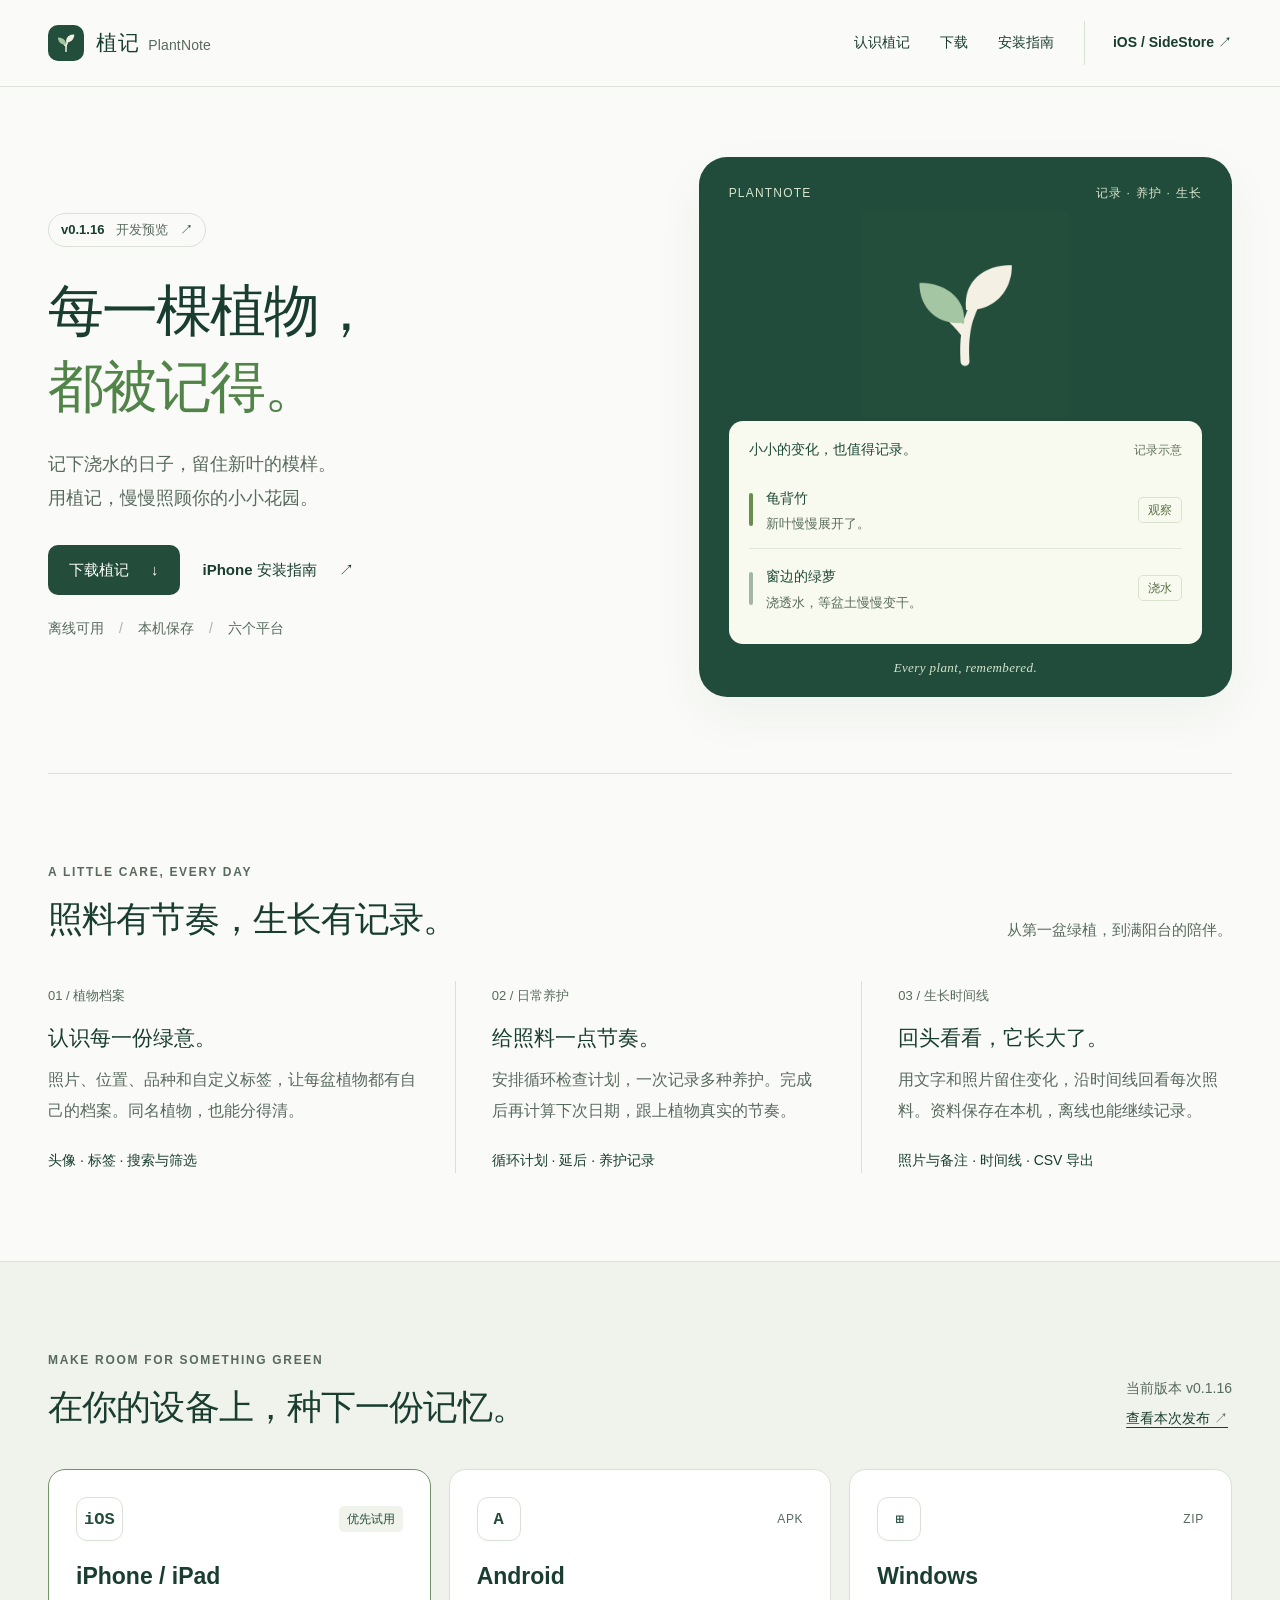
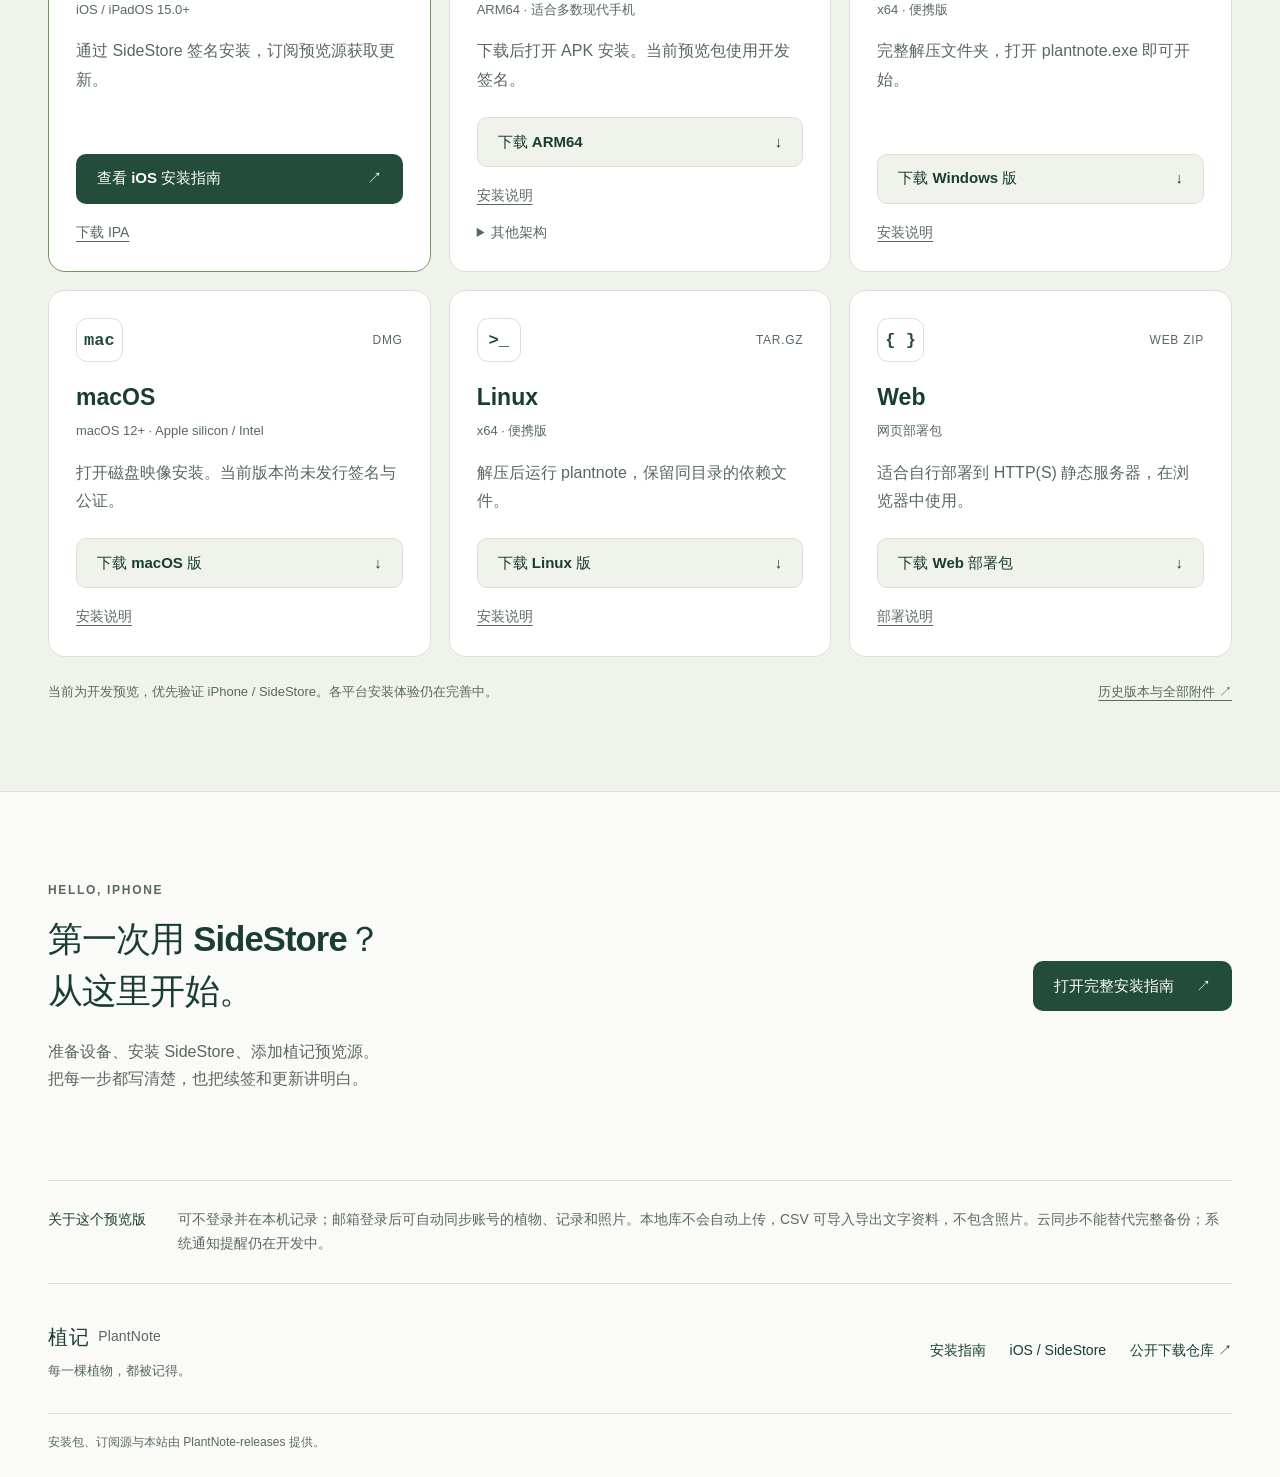
<file: index.html>
<!doctype html>
<html lang="zh-CN">
<head>
  <meta charset="utf-8">
  <meta name="viewport" content="width=device-width, initial-scale=1, viewport-fit=cover">
  <meta name="color-scheme" content="light dark">
  <meta name="description" content="植记 PlantNote，离线优先的植物养护助手。记录植物、安排养护、留住生长的变化。下载各平台安装包，查看 iOS 与 SideStore 安装指南。">
  <title>植记 PlantNote · 每一棵植物，都被记得</title>
  <link rel="icon" href="icon.png">
  <link rel="apple-touch-icon" href="icon.png">
  <link rel="stylesheet" href="site.css">
</head>
<body>
  <a class="skip-link" href="#main">跳到正文</a>
  <header class="site-header">
    <div class="nav-wrap container">
      <a class="brand" href="./" aria-label="植记 PlantNote 首页"><img src="icon.png" width="36" height="36" alt=""><span>植记<span class="brand-en">PlantNote</span></span></a>
      <nav aria-label="主导航"><a href="#features">认识植记</a><a href="#download">下载</a><a href="install.html">安装指南</a><a class="nav-ios" href="ios.html">iOS / SideStore <span aria-hidden="true">↗</span></a></nav>
    </div>
  </header>
  <main id="main">
    <section class="hero container" aria-labelledby="hero-title">
      <div class="hero-copy">
        <a class="version-pill" href="https://github.com/ttezy/PlantNote-releases/releases/tag/v0.1.16">v0.1.16 <span>开发预览</span><span aria-hidden="true">↗</span></a>
        <h1 id="hero-title">每一棵植物，<br><em>都被记得。</em></h1>
        <p class="hero-description">记下浇水的日子，留住新叶的模样。<br>用植记，慢慢照顾你的小小花园。</p>
        <div class="button-row"><a class="button primary" href="#download">下载植记 <span aria-hidden="true">↓</span></a><a class="button quiet" href="ios.html">iPhone 安装指南 <span aria-hidden="true">↗</span></a></div>
        <p class="hero-facts">离线可用<span aria-hidden="true">/</span>本机保存<span aria-hidden="true">/</span>六个平台</p>
      </div>
      <div class="hero-visual">
        <div class="visual-heading"><span>PLANTNOTE</span><span>记录 · 养护 · 生长</span></div>
        <img class="hero-icon" src="icon.png" width="260" height="260" alt="植记的双叶幼苗标志">
        <div class="journal-sample">
          <div class="sample-title"><span>小小的变化，也值得记录。</span><span class="sample-label">记录示意</span></div>
          <div class="sample-entry"><span class="sample-line" aria-hidden="true"></span><div><strong>龟背竹</strong><p>新叶慢慢展开了。</p></div><span class="sample-tag">观察</span></div>
          <div class="sample-entry"><span class="sample-line secondary" aria-hidden="true"></span><div><strong>窗边的绿萝</strong><p>浇透水，等盆土慢慢变干。</p></div><span class="sample-tag">浇水</span></div>
        </div>
        <p class="visual-caption">Every plant, remembered.</p>
      </div>
    </section>

    <section class="features container section" id="features" aria-labelledby="features-title">
      <div class="section-heading"><div><p class="eyebrow">A LITTLE CARE, EVERY DAY</p><h2 id="features-title">照料有节奏，生长有记录。</h2></div><p>从第一盆绿植，到满阳台的陪伴。</p></div>
      <div class="feature-grid">
        <article class="feature"><span class="feature-number">01 / 植物档案</span><h3>认识每一份绿意。</h3><p>照片、位置、品种和自定义标签，让每盆植物都有自己的档案。同名植物，也能分得清。</p><div class="feature-note">头像 · 标签 · 搜索与筛选</div></article>
        <article class="feature"><span class="feature-number">02 / 日常养护</span><h3>给照料一点节奏。</h3><p>安排循环检查计划，一次记录多种养护。完成后再计算下次日期，跟上植物真实的节奏。</p><div class="feature-note">循环计划 · 延后 · 养护记录</div></article>
        <article class="feature"><span class="feature-number">03 / 生长时间线</span><h3>回头看看，它长大了。</h3><p>用文字和照片留住变化，沿时间线回看每次照料。资料保存在本机，离线也能继续记录。</p><div class="feature-note">照片与备注 · 时间线 · CSV 导出</div></article>
      </div>
    </section>

    <section class="download-section" id="download" aria-labelledby="download-title">
      <div class="container section">
        <div class="section-heading"><div><p class="eyebrow">MAKE ROOM FOR SOMETHING GREEN</p><h2 id="download-title">在你的设备上，种下一份记忆。</h2></div><div class="release-meta"><span>当前版本 v0.1.16</span><a href="https://github.com/ttezy/PlantNote-releases/releases/tag/v0.1.16">查看本次发布 <span aria-hidden="true">↗</span></a></div></div>
        <div class="download-grid">
          <article class="download-card featured-download"><div class="platform-heading"><span class="platform-icon" aria-hidden="true">iOS</span><span class="small-badge">优先试用</span></div><h3>iPhone / iPad</h3><p class="platform-meta">iOS / iPadOS 15.0+</p><p>通过 SideStore 签名安装，订阅预览源获取更新。</p><a class="button primary" href="ios.html">查看 iOS 安装指南 <span aria-hidden="true">↗</span></a><div class="card-links"><a href="https://github.com/ttezy/PlantNote-releases/releases/download/v0.1.16/PlantNote-0.1.16-iOS.ipa">下载 IPA</a></div></article>
          <article class="download-card"><div class="platform-heading"><span class="platform-icon" aria-hidden="true">A</span><span class="platform-format">APK</span></div><h3>Android</h3><p class="platform-meta">ARM64 · 适合多数现代手机</p><p>下载后打开 APK 安装。当前预览包使用开发签名。</p><a class="button secondary" href="https://github.com/ttezy/PlantNote-releases/releases/download/v0.1.16/PlantNote-0.1.16-Android-ARM64.apk">下载 ARM64 <span aria-hidden="true">↓</span></a><div class="card-links"><a href="install.html#android">安装说明</a></div><details class="other-architectures"><summary>其他架构</summary><div><a href="https://github.com/ttezy/PlantNote-releases/releases/download/v0.1.16/PlantNote-0.1.16-Android-ARM32.apk">ARM 32 位 · armeabi-v7a</a><a href="https://github.com/ttezy/PlantNote-releases/releases/download/v0.1.16/PlantNote-0.1.16-Android-x64.apk">x86_64 · 模拟器等设备</a></div></details></article>
          <article class="download-card"><div class="platform-heading"><span class="platform-icon" aria-hidden="true">⊞</span><span class="platform-format">ZIP</span></div><h3>Windows</h3><p class="platform-meta">x64 · 便携版</p><p>完整解压文件夹，打开 plantnote.exe 即可开始。</p><a class="button secondary" href="https://github.com/ttezy/PlantNote-releases/releases/download/v0.1.16/PlantNote-0.1.16-Windows-x64.zip">下载 Windows 版 <span aria-hidden="true">↓</span></a><div class="card-links"><a href="install.html#windows">安装说明</a></div></article>
          <article class="download-card"><div class="platform-heading"><span class="platform-icon" aria-hidden="true">mac</span><span class="platform-format">DMG</span></div><h3>macOS</h3><p class="platform-meta">macOS 12+ · Apple silicon / Intel</p><p>打开磁盘映像安装。当前版本尚未发行签名与公证。</p><a class="button secondary" href="https://github.com/ttezy/PlantNote-releases/releases/download/v0.1.16/PlantNote-0.1.16-macOS-Universal.dmg">下载 macOS 版 <span aria-hidden="true">↓</span></a><div class="card-links"><a href="install.html#macos">安装说明</a></div></article>
          <article class="download-card"><div class="platform-heading"><span class="platform-icon" aria-hidden="true">&gt;_</span><span class="platform-format">TAR.GZ</span></div><h3>Linux</h3><p class="platform-meta">x64 · 便携版</p><p>解压后运行 plantnote，保留同目录的依赖文件。</p><a class="button secondary" href="https://github.com/ttezy/PlantNote-releases/releases/download/v0.1.16/PlantNote-0.1.16-Linux-x64.tar.gz">下载 Linux 版 <span aria-hidden="true">↓</span></a><div class="card-links"><a href="install.html#linux">安装说明</a></div></article>
          <article class="download-card"><div class="platform-heading"><span class="platform-icon" aria-hidden="true">{ }</span><span class="platform-format">WEB ZIP</span></div><h3>Web</h3><p class="platform-meta">网页部署包</p><p>适合自行部署到 HTTP(S) 静态服务器，在浏览器中使用。</p><a class="button secondary" href="https://github.com/ttezy/PlantNote-releases/releases/download/v0.1.16/PlantNote-0.1.16-Web.zip">下载 Web 部署包 <span aria-hidden="true">↓</span></a><div class="card-links"><a href="install.html#web">部署说明</a></div></article>
        </div>
        <div class="download-footnote"><p>当前为开发预览，优先验证 iPhone / SideStore。各平台安装体验仍在完善中。</p><a href="https://github.com/ttezy/PlantNote-releases/releases">历史版本与全部附件 <span aria-hidden="true">↗</span></a></div>
      </div>
    </section>

    <section class="ios-banner container section" aria-labelledby="ios-banner-title"><div><p class="eyebrow">HELLO, IPHONE</p><h2 id="ios-banner-title">第一次用 SideStore？<br>从这里开始。</h2><p>准备设备、安装 SideStore、添加植记预览源。<br>把每一步都写清楚，也把续签和更新讲明白。</p></div><a class="button primary" href="ios.html">打开完整安装指南 <span aria-hidden="true">↗</span></a></section>
    <aside class="preview-note container"><strong>关于这个预览版</strong><p>可不登录并在本机记录；邮箱登录后可自动同步账号的植物、记录和照片。本地库不会自动上传，CSV 可导入导出文字资料，不包含照片。云同步不能替代完整备份；系统通知提醒仍在开发中。</p></aside>
  </main>
  <footer class="site-footer container"><div><a class="brand footer-brand" href="./">植记 <span class="brand-en">PlantNote</span></a><p>每一棵植物，都被记得。</p></div><div class="footer-links"><a href="install.html">安装指南</a><a href="ios.html">iOS / SideStore</a><a href="https://github.com/ttezy/PlantNote-releases">公开下载仓库 <span aria-hidden="true">↗</span></a></div><p class="footer-small">安装包、订阅源与本站由 PlantNote-releases 提供。</p></footer>
</body>
</html>
</file>
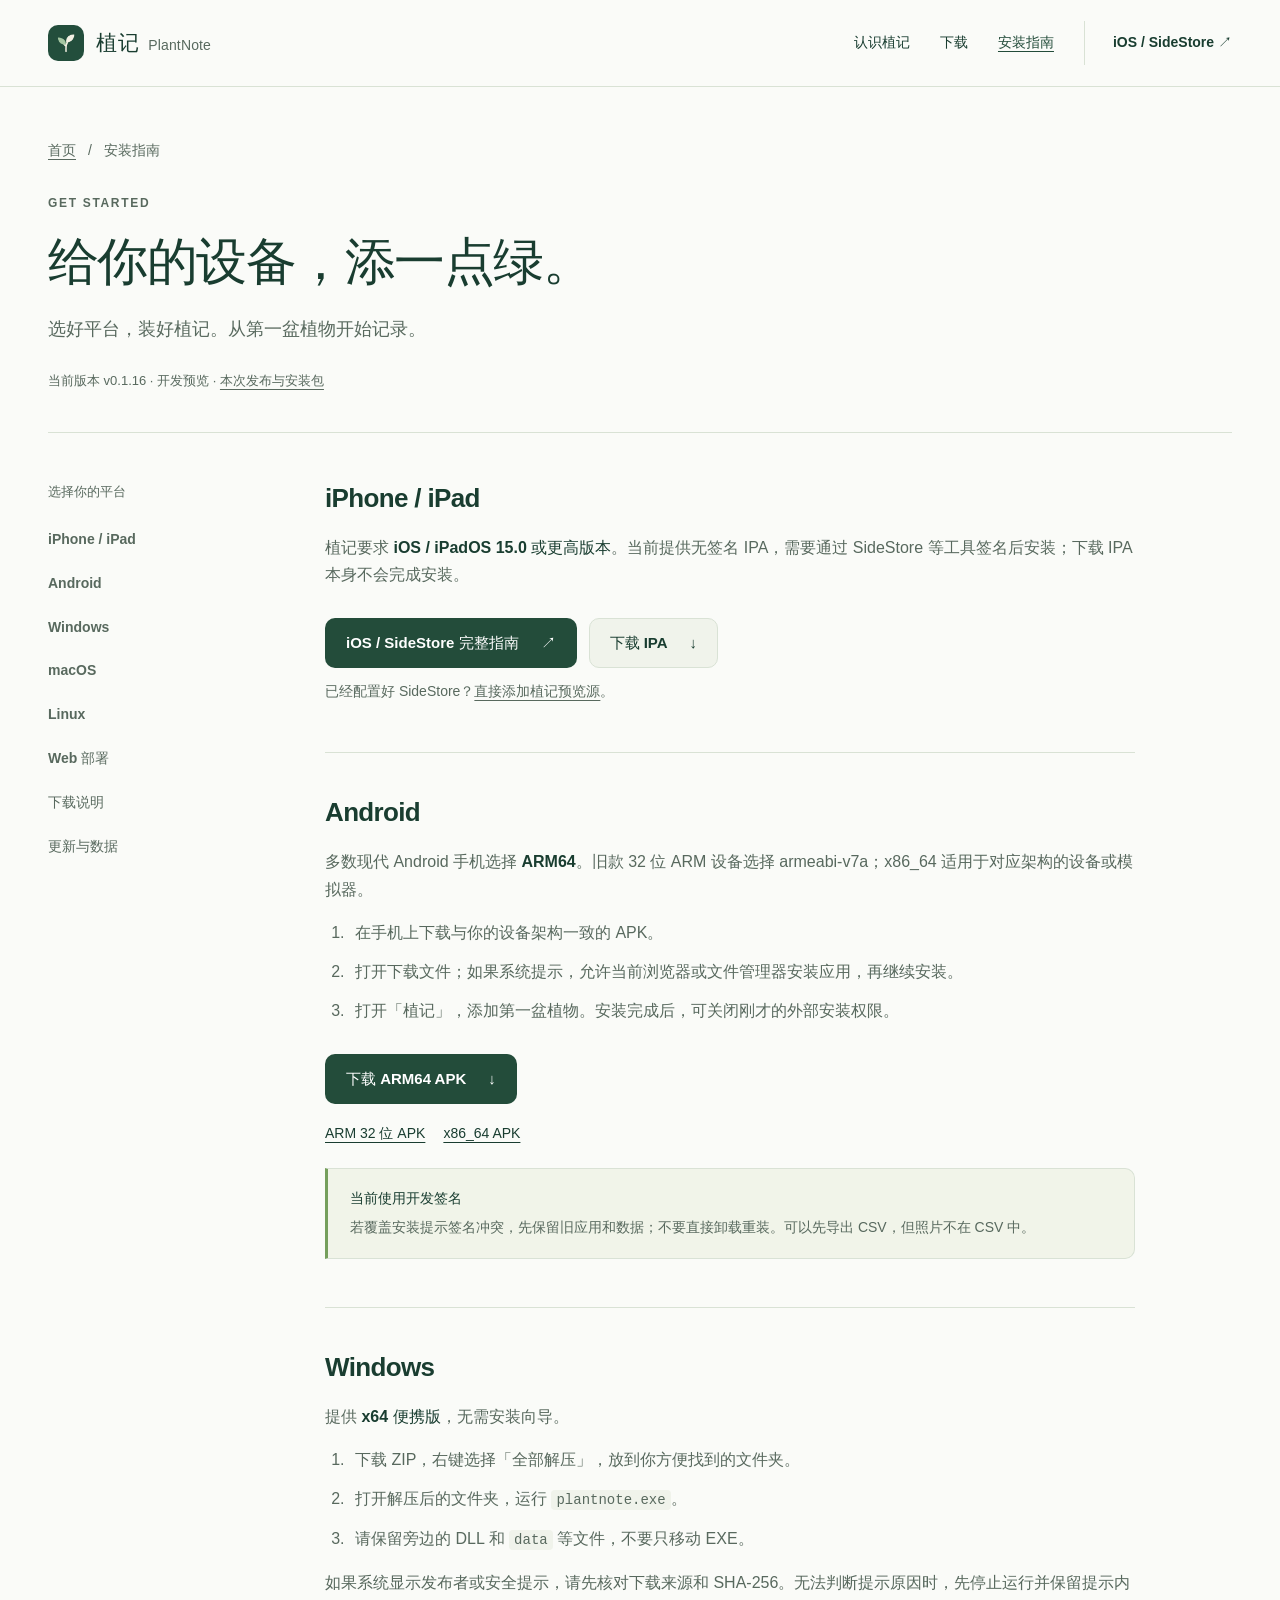
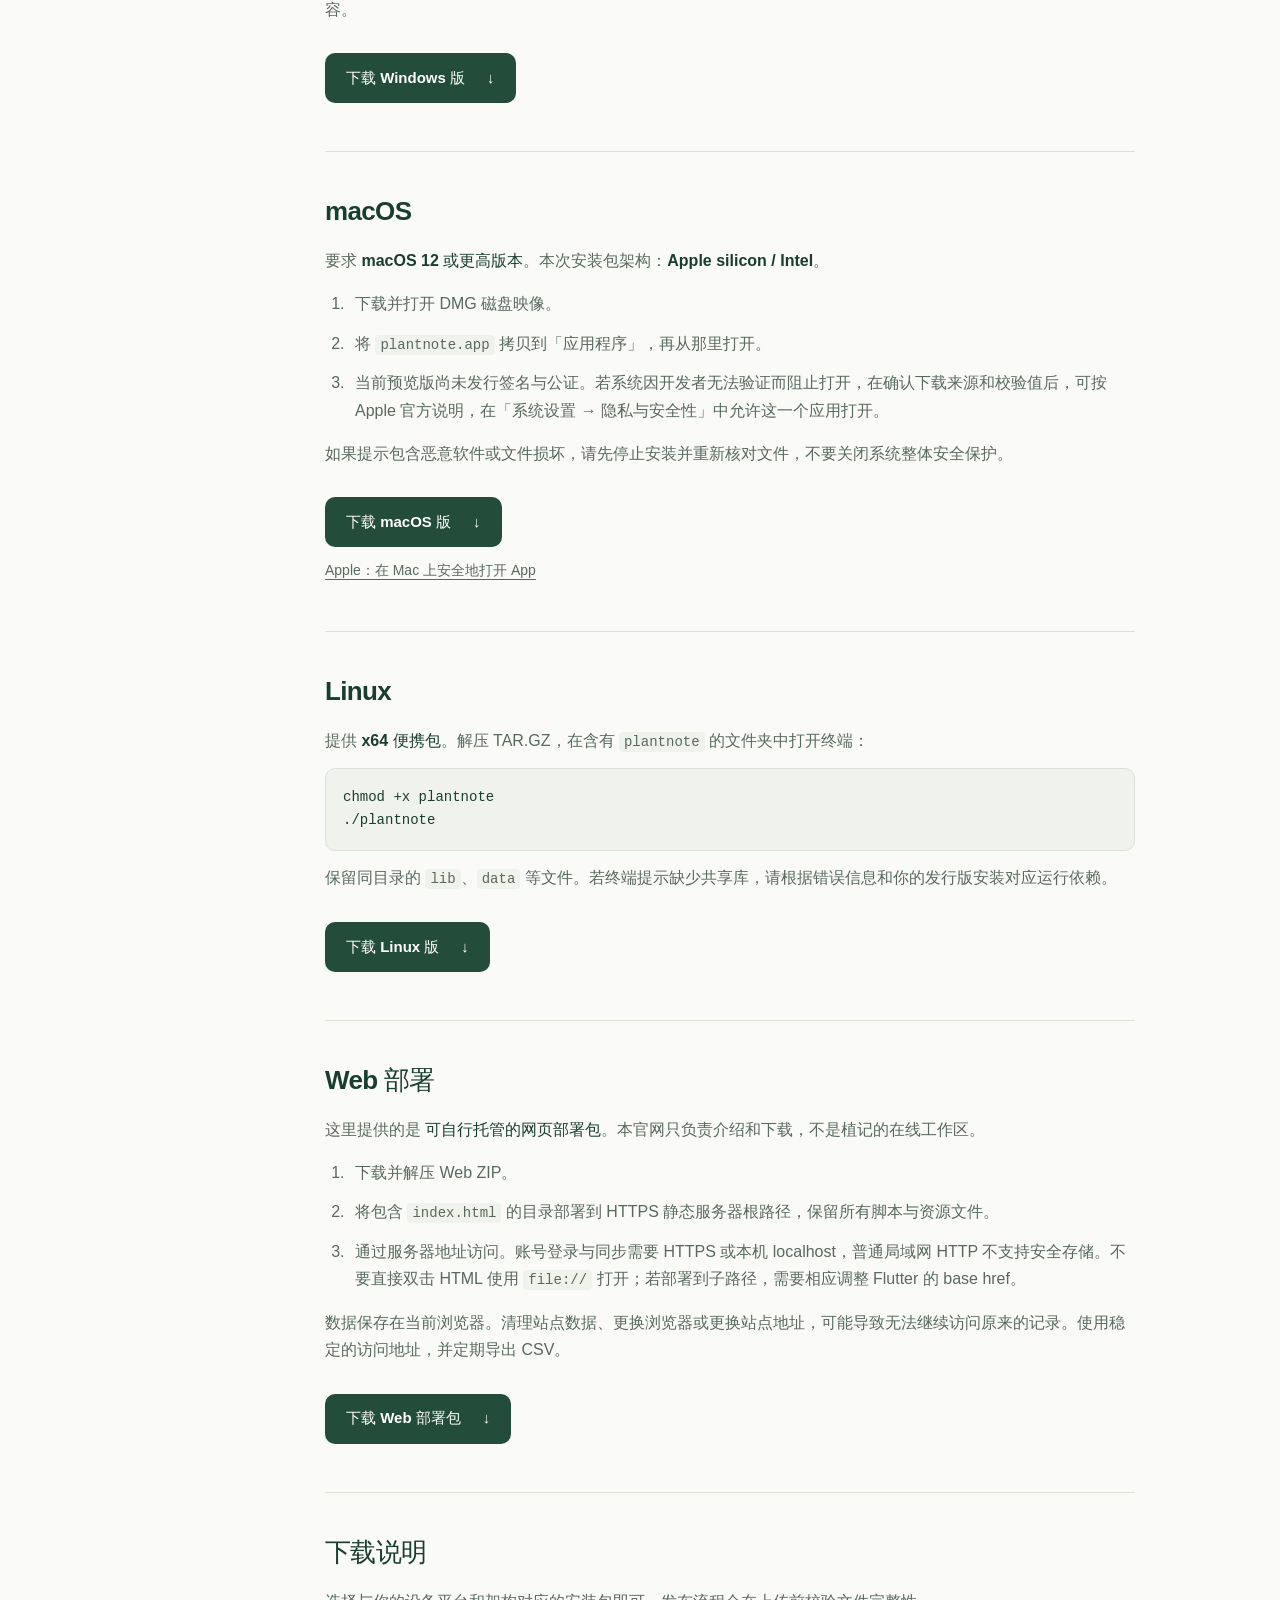
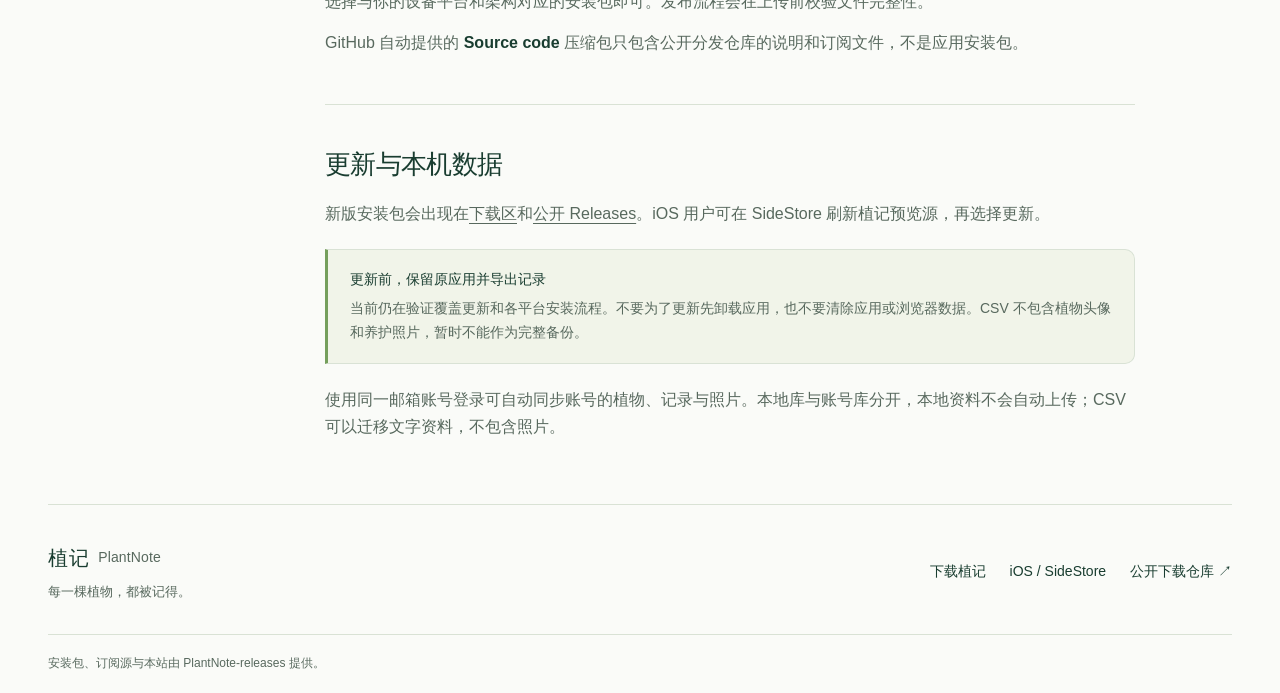
<file: install.html>
<!doctype html>
<html lang="zh-CN">
<head>
  <meta charset="utf-8">
  <meta name="viewport" content="width=device-width, initial-scale=1, viewport-fit=cover">
  <meta name="color-scheme" content="light dark">
  <meta name="description" content="植记 PlantNote 各平台安装指南：iOS、Android、Windows、macOS、Linux 与 Web，以及安装包校验和更新说明。">
  <title>下载与安装指南 · 植记 PlantNote</title>
  <link rel="icon" href="icon.png">
  <link rel="stylesheet" href="site.css">
</head>
<body>
  <a class="skip-link" href="#main">跳到正文</a>
  <header class="site-header"><div class="nav-wrap container"><a class="brand" href="./" aria-label="植记 PlantNote 首页"><img src="icon.png" width="36" height="36" alt=""><span>植记<span class="brand-en">PlantNote</span></span></a><nav aria-label="主导航"><a href="./#features">认识植记</a><a href="./#download">下载</a><a href="install.html" aria-current="page">安装指南</a><a class="nav-ios" href="ios.html">iOS / SideStore <span aria-hidden="true">↗</span></a></nav></div></header>
  <main id="main" class="container">
    <div class="guide-hero"><div class="breadcrumb"><a href="./">首页</a><span aria-hidden="true">/</span><span>安装指南</span></div><p class="eyebrow">GET STARTED</p><h1>给你的设备，添一点绿。</h1><p class="lead">选好平台，装好植记。从第一盆植物开始记录。</p><p class="doc-meta">当前版本 v0.1.16 · 开发预览 · <a href="https://github.com/ttezy/PlantNote-releases/releases/tag/v0.1.16">本次发布与安装包</a></p></div>
    <div class="guide-layout">
      <nav class="guide-nav" aria-label="本页目录"><strong>选择你的平台</strong><a href="#ios">iPhone / iPad</a><a href="#android">Android</a><a href="#windows">Windows</a><a href="#macos">macOS</a><a href="#linux">Linux</a><a href="#web">Web 部署</a><a href="#verify">下载说明</a><a href="#updates">更新与数据</a></nav>
      <div class="guide-content">
        <section id="ios" class="guide-section"><h2>iPhone / iPad</h2><p>植记要求 <strong>iOS / iPadOS 15.0 或更高版本</strong>。当前提供无签名 IPA，需要通过 SideStore 等工具签名后安装；下载 IPA 本身不会完成安装。</p><div class="button-row"><a class="button primary" href="ios.html">iOS / SideStore 完整指南 <span aria-hidden="true">↗</span></a><a class="button secondary" href="https://github.com/ttezy/PlantNote-releases/releases/download/v0.1.16/PlantNote-0.1.16-iOS.ipa">下载 IPA <span aria-hidden="true">↓</span></a></div><p class="text-link">已经配置好 SideStore？<a href="ios.html#add-source">直接添加植记预览源</a>。</p></section>
        <section id="android" class="guide-section"><h2>Android</h2><p>多数现代 Android 手机选择 <strong>ARM64</strong>。旧款 32 位 ARM 设备选择 armeabi-v7a；x86_64 适用于对应架构的设备或模拟器。</p><ol><li>在手机上下载与你的设备架构一致的 APK。</li><li>打开下载文件；如果系统提示，允许当前浏览器或文件管理器安装应用，再继续安装。</li><li>打开「植记」，添加第一盆植物。安装完成后，可关闭刚才的外部安装权限。</li></ol><div class="button-row"><a class="button primary" href="https://github.com/ttezy/PlantNote-releases/releases/download/v0.1.16/PlantNote-0.1.16-Android-ARM64.apk">下载 ARM64 APK <span aria-hidden="true">↓</span></a></div><div class="guide-links"><a href="https://github.com/ttezy/PlantNote-releases/releases/download/v0.1.16/PlantNote-0.1.16-Android-ARM32.apk">ARM 32 位 APK</a><a href="https://github.com/ttezy/PlantNote-releases/releases/download/v0.1.16/PlantNote-0.1.16-Android-x64.apk">x86_64 APK</a></div><div class="notice"><strong>当前使用开发签名</strong><p>若覆盖安装提示签名冲突，先保留旧应用和数据；不要直接卸载重装。可以先导出 CSV，但照片不在 CSV 中。</p></div></section>
        <section id="windows" class="guide-section"><h2>Windows</h2><p>提供 <strong>x64 便携版</strong>，无需安装向导。</p><ol><li>下载 ZIP，右键选择「全部解压」，放到你方便找到的文件夹。</li><li>打开解压后的文件夹，运行 <code>plantnote.exe</code>。</li><li>请保留旁边的 DLL 和 <code>data</code> 等文件，不要只移动 EXE。</li></ol><p>如果系统显示发布者或安全提示，请先核对下载来源和 SHA-256。无法判断提示原因时，先停止运行并保留提示内容。</p><div class="button-row"><a class="button primary" href="https://github.com/ttezy/PlantNote-releases/releases/download/v0.1.16/PlantNote-0.1.16-Windows-x64.zip">下载 Windows 版 <span aria-hidden="true">↓</span></a></div></section>
        <section id="macos" class="guide-section"><h2>macOS</h2><p>要求 <strong>macOS 12 或更高版本</strong>。本次安装包架构：<strong>Apple silicon / Intel</strong>。</p><ol><li>下载并打开 DMG 磁盘映像。</li><li>将 <code>plantnote.app</code> 拷贝到「应用程序」，再从那里打开。</li><li>当前预览版尚未发行签名与公证。若系统因开发者无法验证而阻止打开，在确认下载来源和校验值后，可按 Apple 官方说明，在「系统设置 → 隐私与安全性」中允许这一个应用打开。</li></ol><p>如果提示包含恶意软件或文件损坏，请先停止安装并重新核对文件，不要关闭系统整体安全保护。</p><div class="button-row"><a class="button primary" href="https://github.com/ttezy/PlantNote-releases/releases/download/v0.1.16/PlantNote-0.1.16-macOS-Universal.dmg">下载 macOS 版 <span aria-hidden="true">↓</span></a></div><p class="text-link"><a href="https://support.apple.com/102445">Apple：在 Mac 上安全地打开 App</a></p></section>
        <section id="linux" class="guide-section"><h2>Linux</h2><p>提供 <strong>x64 便携包</strong>。解压 TAR.GZ，在含有 <code>plantnote</code> 的文件夹中打开终端：</p><pre><code>chmod +x plantnote
./plantnote</code></pre><p>保留同目录的 <code>lib</code>、<code>data</code> 等文件。若终端提示缺少共享库，请根据错误信息和你的发行版安装对应运行依赖。</p><div class="button-row"><a class="button primary" href="https://github.com/ttezy/PlantNote-releases/releases/download/v0.1.16/PlantNote-0.1.16-Linux-x64.tar.gz">下载 Linux 版 <span aria-hidden="true">↓</span></a></div></section>
        <section id="web" class="guide-section"><h2>Web 部署</h2><p>这里提供的是 <strong>可自行托管的网页部署包</strong>。本官网只负责介绍和下载，不是植记的在线工作区。</p><ol><li>下载并解压 Web ZIP。</li><li>将包含 <code>index.html</code> 的目录部署到 HTTPS 静态服务器根路径，保留所有脚本与资源文件。</li><li>通过服务器地址访问。账号登录与同步需要 HTTPS 或本机 localhost，普通局域网 HTTP 不支持安全存储。不要直接双击 HTML 使用 <code>file://</code> 打开；若部署到子路径，需要相应调整 Flutter 的 base href。</li></ol><p>数据保存在当前浏览器。清理站点数据、更换浏览器或更换站点地址，可能导致无法继续访问原来的记录。使用稳定的访问地址，并定期导出 CSV。</p><div class="button-row"><a class="button primary" href="https://github.com/ttezy/PlantNote-releases/releases/download/v0.1.16/PlantNote-0.1.16-Web.zip">下载 Web 部署包 <span aria-hidden="true">↓</span></a></div></section>
        <section id="verify" class="guide-section"><h2>下载说明</h2><p>选择与你的设备平台和架构对应的安装包即可。发布流程会在上传前校验文件完整性。</p><p>GitHub 自动提供的 <strong>Source code</strong> 压缩包只包含公开分发仓库的说明和订阅文件，不是应用安装包。</p></section>
        <section id="updates" class="guide-section"><h2>更新与本机数据</h2><p>新版安装包会出现在<a href="./#download">下载区</a>和<a href="https://github.com/ttezy/PlantNote-releases/releases">公开 Releases</a>。iOS 用户可在 SideStore 刷新植记预览源，再选择更新。</p><div class="notice"><strong>更新前，保留原应用并导出记录</strong><p>当前仍在验证覆盖更新和各平台安装流程。不要为了更新先卸载应用，也不要清除应用或浏览器数据。CSV 不包含植物头像和养护照片，暂时不能作为完整备份。</p></div><p>使用同一邮箱账号登录可自动同步账号的植物、记录与照片。本地库与账号库分开，本地资料不会自动上传；CSV 可以迁移文字资料，不包含照片。</p></section>
      </div>
    </div>
  </main>
  <footer class="site-footer container"><div><a class="brand footer-brand" href="./">植记 <span class="brand-en">PlantNote</span></a><p>每一棵植物，都被记得。</p></div><div class="footer-links"><a href="./#download">下载植记</a><a href="ios.html">iOS / SideStore</a><a href="https://github.com/ttezy/PlantNote-releases">公开下载仓库 <span aria-hidden="true">↗</span></a></div><p class="footer-small">安装包、订阅源与本站由 PlantNote-releases 提供。</p></footer>
</body>
</html>
</file>
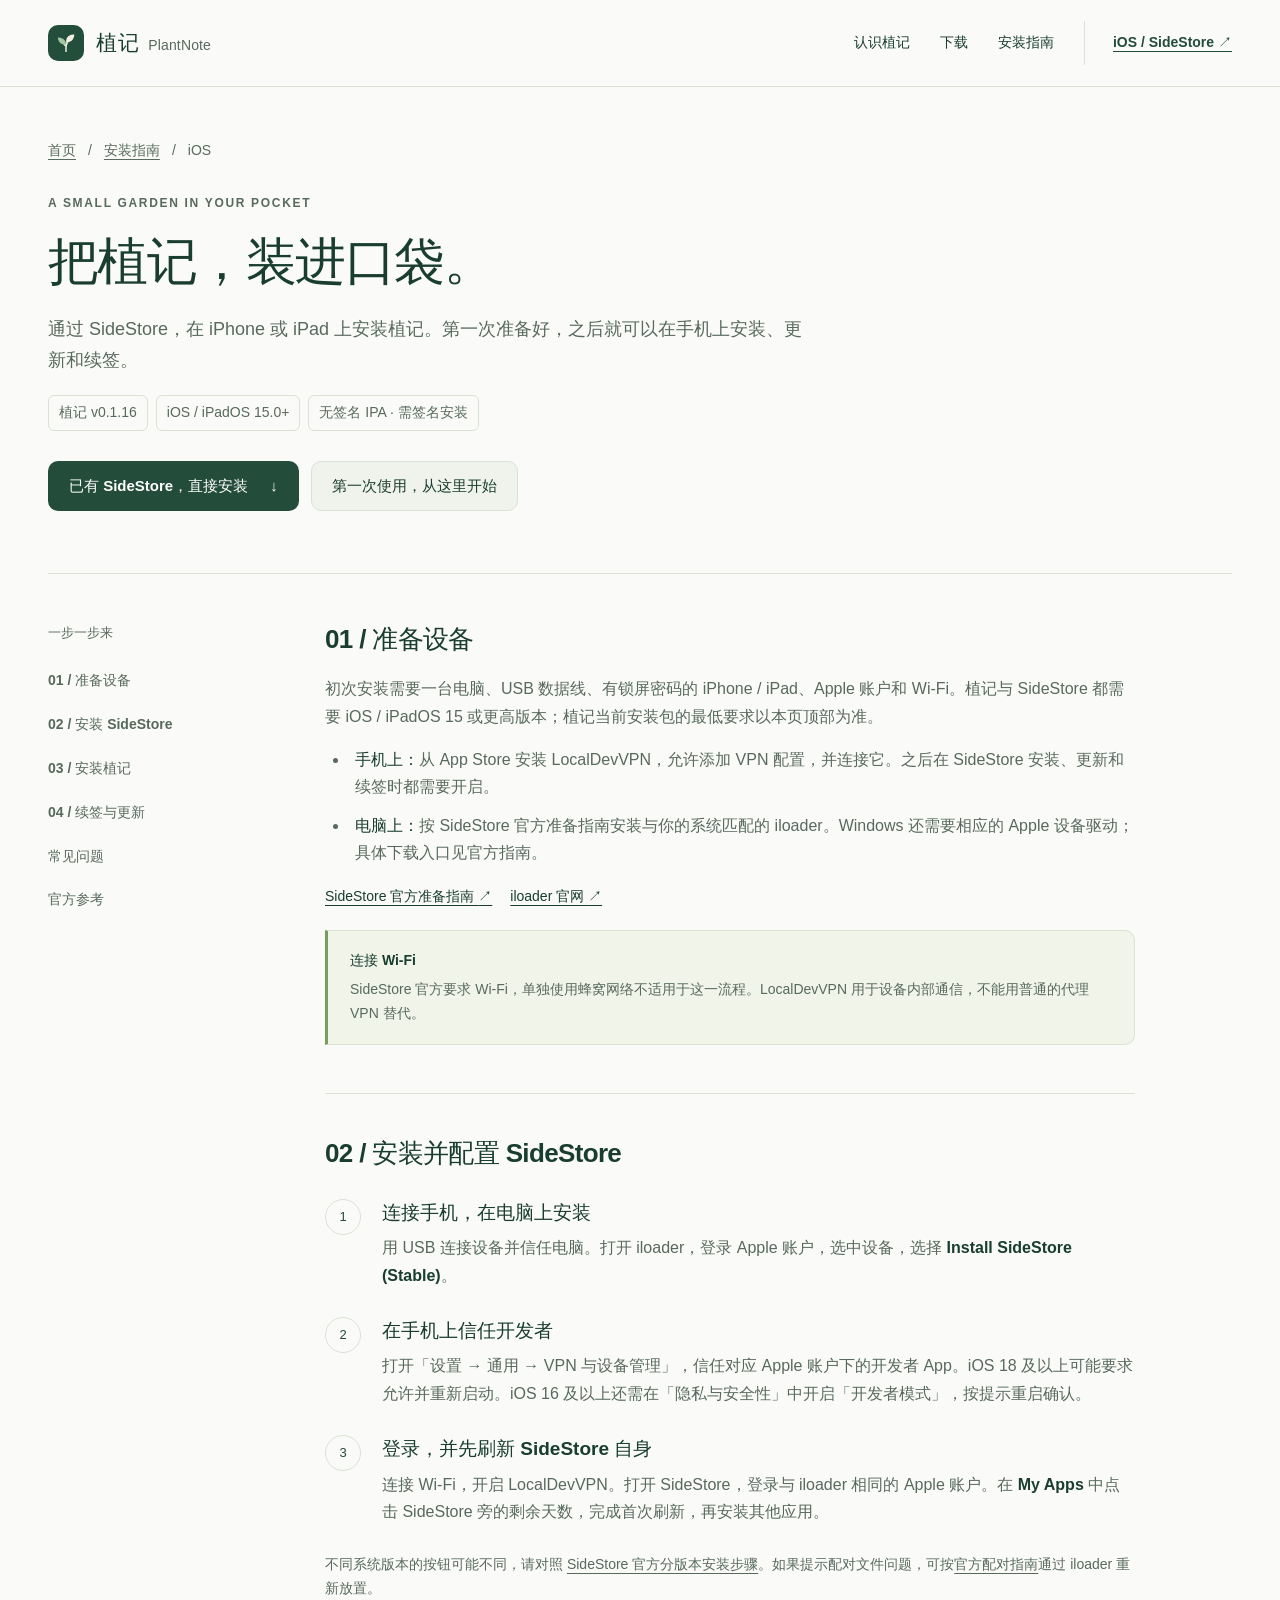
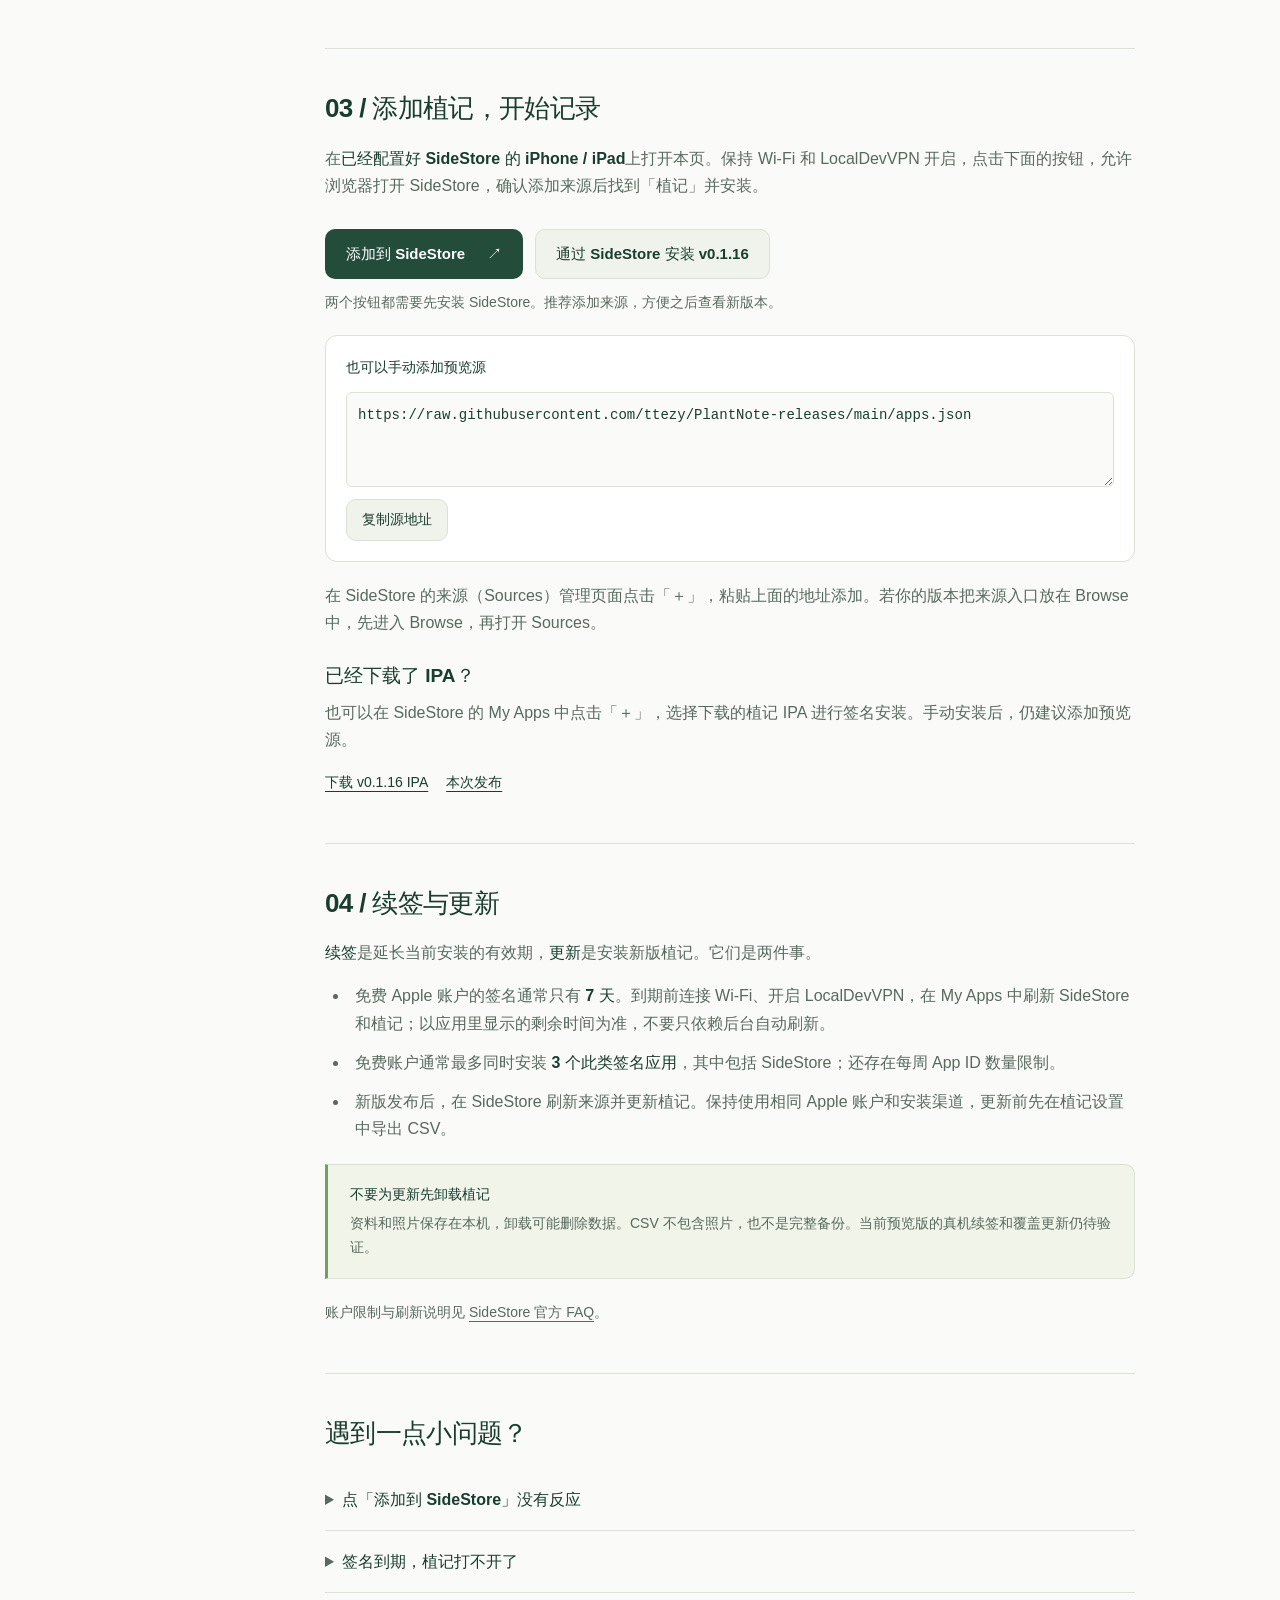
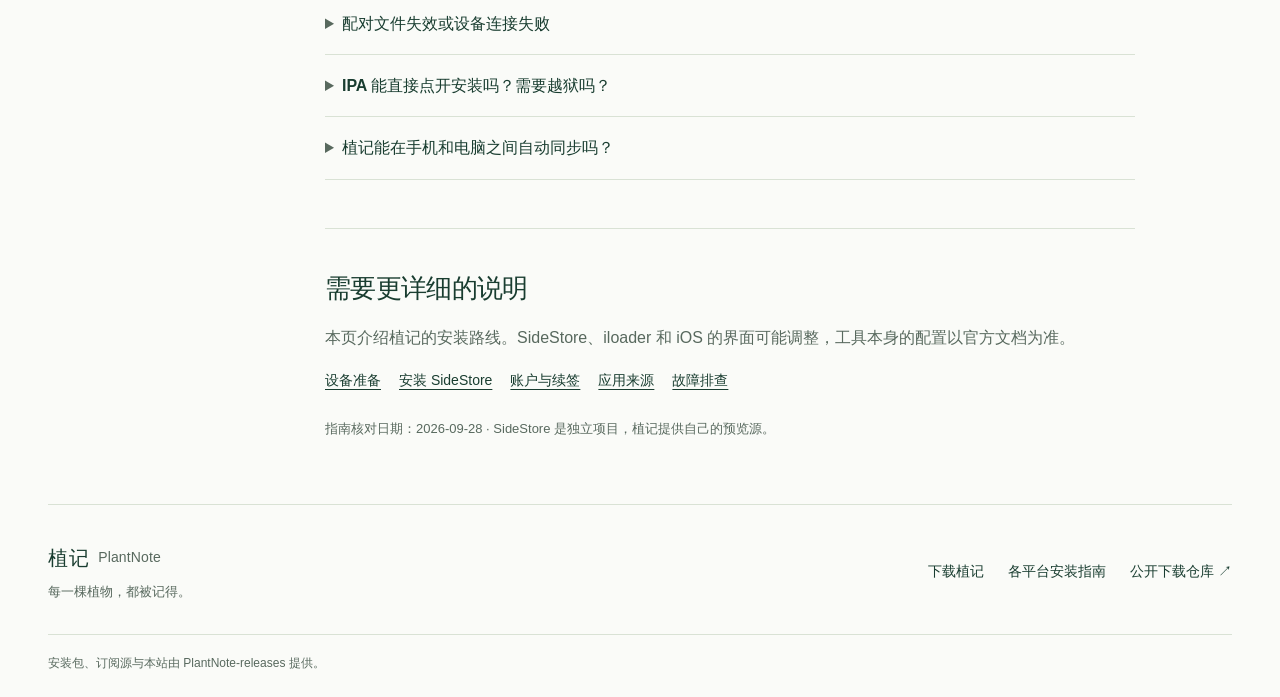
<file: ios.html>
<!doctype html>
<html lang="zh-CN">
<head>
  <meta charset="utf-8">
  <meta name="viewport" content="width=device-width, initial-scale=1, viewport-fit=cover">
  <meta name="color-scheme" content="light dark">
  <meta name="description" content="在 iPhone 和 iPad 上安装植记：使用 iloader 配置 SideStore 与 LocalDevVPN，添加植记预览源，安装、续签与更新。">
  <title>iOS 与 SideStore 安装指南 · 植记 PlantNote</title>
  <link rel="icon" href="icon.png">
  <link rel="stylesheet" href="site.css">
  <script src="site.js" defer></script>
</head>
<body>
  <a class="skip-link" href="#main">跳到正文</a>
  <header class="site-header"><div class="nav-wrap container"><a class="brand" href="./" aria-label="植记 PlantNote 首页"><img src="icon.png" width="36" height="36" alt=""><span>植记<span class="brand-en">PlantNote</span></span></a><nav aria-label="主导航"><a href="./#features">认识植记</a><a href="./#download">下载</a><a href="install.html">安装指南</a><a class="nav-ios" href="ios.html" aria-current="page">iOS / SideStore <span aria-hidden="true">↗</span></a></nav></div></header>
  <main id="main" class="container">
    <div class="guide-hero"><div class="breadcrumb"><a href="./">首页</a><span aria-hidden="true">/</span><a href="install.html">安装指南</a><span aria-hidden="true">/</span><span>iOS</span></div><p class="eyebrow">A SMALL GARDEN IN YOUR POCKET</p><h1>把植记，装进口袋。</h1><p class="lead">通过 SideStore，在 iPhone 或 iPad 上安装植记。第一次准备好，之后就可以在手机上安装、更新和续签。</p><div class="requirements"><span>植记 v0.1.16</span><span>iOS / iPadOS 15.0+</span><span>无签名 IPA · 需签名安装</span></div><div class="button-row"><a class="button primary" href="#add-source">已有 SideStore，直接安装 <span aria-hidden="true">↓</span></a><a class="button secondary" href="#prepare">第一次使用，从这里开始</a></div></div>
    <div class="guide-layout">
      <nav class="guide-nav" aria-label="本页目录"><strong>一步一步来</strong><a href="#prepare">01 / 准备设备</a><a href="#sidestore">02 / 安装 SideStore</a><a href="#add-source">03 / 安装植记</a><a href="#refresh">04 / 续签与更新</a><a href="#faq">常见问题</a><a href="#references">官方参考</a></nav>
      <div class="guide-content">
        <section id="prepare" class="guide-section"><h2>01 / 准备设备</h2><p>初次安装需要一台电脑、USB 数据线、有锁屏密码的 iPhone / iPad、Apple 账户和 Wi-Fi。植记与 SideStore 都需要 iOS / iPadOS 15 或更高版本；植记当前安装包的最低要求以本页顶部为准。</p><ul><li><strong>手机上：</strong>从 App Store 安装 LocalDevVPN，允许添加 VPN 配置，并连接它。之后在 SideStore 安装、更新和续签时都需要开启。</li><li><strong>电脑上：</strong>按 SideStore 官方准备指南安装与你的系统匹配的 iloader。Windows 还需要相应的 Apple 设备驱动；具体下载入口见官方指南。</li></ul><div class="guide-links"><a href="https://docs.sidestore.io/docs/installation/prerequisites">SideStore 官方准备指南 <span aria-hidden="true">↗</span></a><a href="https://iloader.app/">iloader 官网 <span aria-hidden="true">↗</span></a></div><div class="notice"><strong>连接 Wi-Fi</strong><p>SideStore 官方要求 Wi-Fi，单独使用蜂窝网络不适用于这一流程。LocalDevVPN 用于设备内部通信，不能用普通的代理 VPN 替代。</p></div></section>
        <section id="sidestore" class="guide-section"><h2>02 / 安装并配置 SideStore</h2><div class="step"><span class="step-number" aria-hidden="true">1</span><div><h3>连接手机，在电脑上安装</h3><p>用 USB 连接设备并信任电脑。打开 iloader，登录 Apple 账户，选中设备，选择 <strong>Install SideStore (Stable)</strong>。</p></div></div><div class="step"><span class="step-number" aria-hidden="true">2</span><div><h3>在手机上信任开发者</h3><p>打开「设置 → 通用 → VPN 与设备管理」，信任对应 Apple 账户下的开发者 App。iOS 18 及以上可能要求允许并重新启动。iOS 16 及以上还需在「隐私与安全性」中开启「开发者模式」，按提示重启确认。</p></div></div><div class="step"><span class="step-number" aria-hidden="true">3</span><div><h3>登录，并先刷新 SideStore 自身</h3><p>连接 Wi-Fi，开启 LocalDevVPN。打开 SideStore，登录与 iloader 相同的 Apple 账户。在 <strong>My Apps</strong> 中点击 SideStore 旁的剩余天数，完成首次刷新，再安装其他应用。</p></div></div><p class="text-link">不同系统版本的按钮可能不同，请对照 <a href="https://docs.sidestore.io/docs/installation/install">SideStore 官方分版本安装步骤</a>。如果提示配对文件问题，可按<a href="https://docs.sidestore.io/docs/advanced/pairing-file">官方配对指南</a>通过 iloader 重新放置。</p></section>
        <section id="add-source" class="guide-section"><h2>03 / 添加植记，开始记录</h2><p>在<strong>已经配置好 SideStore 的 iPhone / iPad</strong>上打开本页。保持 Wi-Fi 和 LocalDevVPN 开启，点击下面的按钮，允许浏览器打开 SideStore，确认添加来源后找到「植记」并安装。</p><div class="button-row"><a class="button primary" href="sidestore://source?url=https%3A%2F%2Fraw.githubusercontent.com%2Fttezy%2FPlantNote-releases%2Fmain%2Fapps.json">添加到 SideStore <span aria-hidden="true">↗</span></a><a class="button secondary" href="sidestore://install?url=https%3A%2F%2Fgithub.com%2Fttezy%2FPlantNote-releases%2Freleases%2Fdownload%2Fv0.1.16%2FPlantNote-0.1.16-iOS.ipa">通过 SideStore 安装 v0.1.16</a></div><p class="text-link">两个按钮都需要先安装 SideStore。推荐添加来源，方便之后查看新版本。</p><div class="source-box"><label for="source-url">也可以手动添加预览源</label><textarea id="source-url" readonly rows="3" spellcheck="false" autocapitalize="off">https://raw.githubusercontent.com/ttezy/PlantNote-releases/main/apps.json</textarea><div class="copy-row"><button type="button" class="button secondary" data-copy-source hidden>复制源地址</button><span class="copy-status" role="status" aria-live="polite" id="copy-status"></span></div></div><p>在 SideStore 的来源（Sources）管理页面点击「＋」，粘贴上面的地址添加。若你的版本把来源入口放在 Browse 中，先进入 Browse，再打开 Sources。</p><h3>已经下载了 IPA？</h3><p>也可以在 SideStore 的 My Apps 中点击「＋」，选择下载的植记 IPA 进行签名安装。手动安装后，仍建议添加预览源。</p><div class="guide-links"><a href="https://github.com/ttezy/PlantNote-releases/releases/download/v0.1.16/PlantNote-0.1.16-iOS.ipa">下载 v0.1.16 IPA</a><a href="https://github.com/ttezy/PlantNote-releases/releases/tag/v0.1.16">本次发布</a></div></section>
        <section id="refresh" class="guide-section"><h2>04 / 续签与更新</h2><p><strong>续签</strong>是延长当前安装的有效期，<strong>更新</strong>是安装新版植记。它们是两件事。</p><ul><li>免费 Apple 账户的签名通常只有 <strong>7 天</strong>。到期前连接 Wi-Fi、开启 LocalDevVPN，在 My Apps 中刷新 SideStore 和植记；以应用里显示的剩余时间为准，不要只依赖后台自动刷新。</li><li>免费账户通常最多同时安装 <strong>3 个此类签名应用</strong>，其中包括 SideStore；还存在每周 App ID 数量限制。</li><li>新版发布后，在 SideStore 刷新来源并更新植记。保持使用相同 Apple 账户和安装渠道，更新前先在植记设置中导出 CSV。</li></ul><div class="notice"><strong>不要为更新先卸载植记</strong><p>资料和照片保存在本机，卸载可能删除数据。CSV 不包含照片，也不是完整备份。当前预览版的真机续签和覆盖更新仍待验证。</p></div><p class="text-link">账户限制与刷新说明见 <a href="https://docs.sidestore.io/docs/faq">SideStore 官方 FAQ</a>。</p></section>
        <section id="faq" class="guide-section faq"><h2>遇到一点小问题？</h2><details><summary>点「添加到 SideStore」没有反应</summary><p>先确认是在安装了 SideStore 的 iPhone / iPad 上操作，并尝试用 Safari 打开本页。如果仍无法唤起，复制源地址，在 SideStore 内手动添加。电脑浏览器不能代替手机完成安装。</p></details><details><summary>签名到期，植记打不开了</summary><p>若 SideStore 还能打开，连接 Wi-Fi 与 LocalDevVPN 后尝试刷新植记。若 SideStore 也已到期，请按官方流程用电脑恢复 SideStore，再处理植记；不要先卸载植记。具体错误可查看 <a href="https://docs.sidestore.io/docs/troubleshooting">SideStore 排错指南</a>。</p></details><details><summary>配对文件失效或设备连接失败</summary><p>系统更新、重置或其他情况可能让配对文件失效。连接电脑，用 iloader 按<a href="https://docs.sidestore.io/docs/advanced/pairing-file">官方配对文件指南</a>重新配对并放置文件，然后重试。</p></details><details><summary>IPA 能直接点开安装吗？需要越狱吗？</summary><p>本仓库提供的是无签名 IPA，不能像 Android APK 一样直接安装。这里介绍的 SideStore 流程使用 Apple 账户签名，不要求越狱。</p></details><details><summary>植记能在手机和电脑之间自动同步吗？</summary><p>可以使用同一邮箱账号登录，自动同步账号的植物、养护记录和照片。本地库不会自动上传；CSV 可以迁移本地文字资料，但不包含照片。当前版本不提供 WebDAV。</p></details></section>
        <section id="references" class="guide-section"><h2>需要更详细的说明</h2><p>本页介绍植记的安装路线。SideStore、iloader 和 iOS 的界面可能调整，工具本身的配置以官方文档为准。</p><div class="guide-links"><a href="https://docs.sidestore.io/docs/installation/prerequisites">设备准备</a><a href="https://docs.sidestore.io/docs/installation/install">安装 SideStore</a><a href="https://docs.sidestore.io/docs/faq">账户与续签</a><a href="https://docs.sidestore.io/docs/advanced/app-sources">应用来源</a><a href="https://docs.sidestore.io/docs/troubleshooting">故障排查</a></div><p class="doc-meta">指南核对日期：2026-09-28 · SideStore 是独立项目，植记提供自己的预览源。</p></section>
      </div>
    </div>
  </main>
  <footer class="site-footer container"><div><a class="brand footer-brand" href="./">植记 <span class="brand-en">PlantNote</span></a><p>每一棵植物，都被记得。</p></div><div class="footer-links"><a href="./#download">下载植记</a><a href="install.html">各平台安装指南</a><a href="https://github.com/ttezy/PlantNote-releases">公开下载仓库 <span aria-hidden="true">↗</span></a></div><p class="footer-small">安装包、订阅源与本站由 PlantNote-releases 提供。</p></footer>
</body>
</html>
</file>
<file: site.css>
@charset "UTF-8";
:root{color-scheme:light dark;--bg:#fafbf8;--panel:#fff;--soft:#f0f3eb;--text:#193d30;--muted:#58695e;--line:#d9e2d5;--green:#234c3a;--accent:#d1e7a6;--button-text:#fff;--note:#f1f4e9;font-family:Inter,-apple-system,BlinkMacSystemFont,"Segoe UI","PingFang SC","Microsoft YaHei",sans-serif;font-size:100%;line-height:1.7;background:var(--bg);color:var(--text);font-synthesis:none}
*{box-sizing:border-box}html{scroll-behavior:smooth;scroll-padding-top:110px}body{margin:0}a{color:inherit;text-underline-offset:4px}button,input,textarea{font:inherit}button,a,summary{-webkit-tap-highlight-color:transparent}a,button,summary{touch-action:manipulation}img{display:block;max-width:100%}h1,h2,h3,p{margin:0}h1,h2,h3{line-height:1.35}a:focus-visible,button:focus-visible,summary:focus-visible,textarea:focus-visible{outline:3px solid #59863b;outline-offset:5px}a:hover{text-decoration-thickness:2px}.container{width:min(1184px,calc(100% - 80px));margin-inline:auto}.section{padding-block:88px}.skip-link{position:fixed;left:16px;top:-80px;z-index:20;background:var(--panel);padding:12px 20px;border-radius:8px}.skip-link:focus{top:12px}.site-header{position:sticky;top:0;z-index:10;background:var(--bg);border-bottom:1px solid var(--line)}.nav-wrap{min-height:86px;display:flex;align-items:center;justify-content:space-between;gap:28px}.brand{display:inline-flex;align-items:center;gap:12px;white-space:nowrap;text-decoration:none;font-size:1.312rem;font-weight:750;letter-spacing:.03em}.brand img{border-radius:10px}.brand-en{font-size:0.875rem;font-weight:500;letter-spacing:.01em;margin-left:9px;color:var(--muted)}nav{display:flex;align-items:center;gap:30px;font-size:0.875rem;font-weight:550}nav a{text-decoration:none;padding-block:10px}nav a:hover,nav a[aria-current="page"]{color:var(--green);text-decoration:underline}nav .nav-ios{border-left:1px solid var(--line);padding-left:28px}.hero{display:grid;grid-template-columns:1.1fr 1fr;gap:64px;align-items:center;padding-block:70px 76px}.version-pill{display:inline-flex;align-items:center;gap:12px;border:1px solid var(--line);border-radius:30px;text-decoration:none;padding:5px 12px;font-size:0.8125rem;font-weight:600}.version-pill span:first-child{color:var(--muted);font-weight:400}.hero h1{font-size:clamp(2.75rem,4.4vw,4.25rem);font-weight:650;letter-spacing:-.035em;line-height:1.34;margin-block:26px 24px}.hero h1 em{font-style:normal;color:#528349}.hero-description{color:var(--muted);font-size:1.125rem;line-height:1.85}.button-row{display:flex;flex-wrap:wrap;gap:12px;align-items:center;margin-block:30px 22px}.button{display:inline-flex;align-items:center;justify-content:center;gap:22px;min-height:50px;border:1px solid transparent;border-radius:10px;padding:12px 20px;font-size:0.9375rem;font-weight:600;text-decoration:none;line-height:1.5;cursor:pointer;transition:background .18s,transform .18s}.button:hover{transform:translateY(-2px);text-decoration:none}.primary{background:var(--green);color:var(--button-text)}.primary:hover{filter:brightness(1.1)}.secondary{background:var(--soft);border-color:var(--line);color:var(--text)}.quiet{padding-inline:10px;color:var(--text)}.hero-facts{font-size:0.875rem;color:var(--muted);display:flex;gap:15px}.hero-facts span{opacity:.5}.hero-visual{background:#214c3b;border-radius:28px;overflow:hidden;padding:26px 30px 18px;color:#f2f3e7;box-shadow:0 18px 50px #193d300d;position:relative}.visual-heading{display:flex;justify-content:space-between;gap:15px;font-size:0.75rem;letter-spacing:.1em;color:#d7e5ce}.hero-icon{width:206px;height:206px;margin:8px auto 4px}.journal-sample{background:#f9faef;border:1px solid #ffffff30;border-radius:14px;padding:16px 19px;color:#1e4937}.sample-title{display:flex;align-items:center;justify-content:space-between;gap:12px;font-size:0.875rem;font-weight:600;padding-bottom:9px}.sample-label{font-size:0.75rem;font-weight:400;color:#647361;white-space:nowrap}.sample-entry{display:flex;gap:13px;align-items:center;padding:13px 0}.sample-entry+.sample-entry{border-top:1px solid #e0e6d8}.sample-entry strong{font-size:0.875rem;font-weight:600}.sample-entry p{font-size:0.8125rem;color:#596c5b;margin-top:2px}.sample-line{width:4px;height:33px;border-radius:4px;background:#698c4f}.sample-line.secondary{background:#a2b6a8}.sample-tag{margin-left:auto;padding:2px 9px;border:1px solid #d9e1cf;border-radius:5px;font-size:0.75rem;white-space:nowrap;color:#587047}.visual-caption{font-family:Georgia,serif;font-style:italic;font-size:0.8125rem;letter-spacing:.03em;margin-top:13px;text-align:center;color:#d5e4ce}.features{border-top:1px solid var(--line)}.section-heading{display:flex;align-items:flex-end;justify-content:space-between;gap:32px;margin-bottom:38px}.eyebrow{font-size:0.75rem;letter-spacing:.14em;font-weight:650;color:var(--muted);margin-bottom:14px}h2{font-size:clamp(1.65rem,2.7vw,2.25rem);font-weight:600;letter-spacing:-.025em}.section-heading>p{font-size:0.9375rem;color:var(--muted)}.feature-grid{display:grid;grid-template-columns:repeat(3,1fr);gap:36px}.feature+.feature{border-left:1px solid var(--line);padding-left:36px}.feature-number{font-size:0.8125rem;color:var(--muted)}.feature h3{font-size:1.312rem;font-weight:600;margin-block:16px 13px}.feature p{color:var(--muted);font-size:1rem;line-height:1.9}.feature-note{font-size:0.875rem;color:var(--text);margin-top:23px}.download-section{background:var(--soft);border-block:1px solid var(--line)}.release-meta{font-size:0.875rem;display:grid;gap:6px;white-space:nowrap}.release-meta span{color:var(--muted)}.download-grid{display:grid;grid-template-columns:repeat(3,minmax(0,1fr));gap:18px}.download-card{background:var(--panel);border:1px solid var(--line);border-radius:17px;padding:27px;display:flex;flex-direction:column;align-items:stretch}.featured-download{border-color:#739469}.platform-heading{display:flex;align-items:center;justify-content:space-between;margin-bottom:20px;gap:10px}.platform-icon{display:grid;place-items:center;min-width:44px;height:44px;border:1px solid var(--line);border-radius:11px;color:var(--green);font:600 17px ui-monospace,SFMono-Regular,Consolas,monospace;padding:7px}.platform-format{font-size:0.75rem;color:var(--muted);letter-spacing:.06em}.small-badge{background:var(--soft);border-radius:5px;padding:3px 8px;font-size:0.75rem;color:var(--green)}.download-card h3{font-size:1.438rem;font-weight:600}.download-card .platform-meta{font-size:0.8125rem;margin-top:7px;margin-bottom:16px;color:var(--muted)}.download-card>p:not(.platform-meta){font-size:1rem;color:var(--muted);flex:1;margin-bottom:22px;line-height:1.8}.download-card .button{width:100%;justify-content:space-between}.card-links{display:flex;justify-content:space-between;gap:18px;font-size:0.875rem;margin-top:17px;color:var(--muted)}details summary{cursor:pointer}details summary::marker{color:var(--muted)}.other-architectures{font-size:0.875rem;color:var(--muted);margin-top:13px}.other-architectures>div{display:grid;gap:11px;padding-top:12px}.download-footnote{display:flex;align-items:flex-start;justify-content:space-between;gap:28px;font-size:0.8125rem;color:var(--muted);margin-top:24px}.download-footnote>a{white-space:nowrap}.ios-banner{display:flex;align-items:center;justify-content:space-between;gap:35px}.ios-banner h2{line-height:1.5}.ios-banner p:last-child{color:var(--muted);margin-top:20px}.preview-note{border-top:1px solid var(--line);padding-block:27px;display:flex;gap:32px;font-size:0.875rem;color:var(--muted)}.preview-note strong{color:var(--text);white-space:nowrap;font-weight:600}.site-footer{border-top:1px solid var(--line);display:grid;grid-template-columns:1fr auto;gap:25px;padding-block:36px 24px;padding-bottom:max(24px,env(safe-area-inset-bottom))}.footer-brand{font-size:1.25rem;gap:0}.site-footer p{color:var(--muted);font-size:0.8125rem;margin-top:6px}.footer-links{display:flex;align-items:center;flex-wrap:wrap;gap:24px;font-size:0.875rem}.footer-links a{text-decoration:none}.footer-links a:hover{text-decoration:underline}.footer-small{grid-column:1/-1;border-top:1px solid var(--line);padding-top:18px;font-size:0.75rem!important}
/* Installation guides share the same type, spacing, and navigation. */
.guide-hero{padding-block:52px 40px;border-bottom:1px solid var(--line)}.breadcrumb{font-size:0.875rem;color:var(--muted);display:flex;gap:12px;margin-bottom:30px}.guide-hero h1{font-size:clamp(2.1rem,4vw,3.3rem);font-weight:600;letter-spacing:-.03em;margin-bottom:18px}.guide-hero .lead{font-size:1.125rem;color:var(--muted);max-width:760px}.guide-layout{display:grid;grid-template-columns:205px minmax(0,1fr);gap:72px;padding-block:48px 64px}.guide-nav{position:sticky;top:120px;align-self:start;display:grid;gap:6px;font-size:0.875rem}.guide-nav strong{margin-bottom:12px;font-size:0.8125rem;color:var(--muted);font-weight:500}.guide-nav a{padding:7px 0;text-decoration:none;color:var(--muted)}.guide-nav a:hover{color:var(--text);text-decoration:underline}.guide-content{max-width:810px;min-width:0}.guide-section+.guide-section{margin-top:48px;padding-top:42px;border-top:1px solid var(--line)}.guide-section h2{font-size:1.625rem;margin-bottom:18px}.guide-section h3{font-size:1.188rem;margin-block:27px 10px}.guide-section p,.guide-section li{color:var(--muted)}.guide-section p+p{margin-top:14px}.guide-section ol,.guide-section ul{padding-left:24px;margin-block:16px}.guide-section li{padding-left:6px;margin-block:12px}.guide-section strong{color:var(--text);font-weight:600}.guide-section .button-row{margin-bottom:12px}.guide-section .text-link{font-size:0.875rem}.notice{border:1px solid var(--line);border-left:3px solid #759f5c;background:var(--note);border-radius:0 10px 10px 0;padding:18px 22px;margin-block:22px;font-size:0.875rem}.notice strong{display:block;margin-bottom:5px}.notice p{color:var(--muted)}.requirements{display:flex;flex-wrap:wrap;gap:8px;margin-block:20px}.requirements span{border:1px solid var(--line);border-radius:6px;padding:5px 10px;font-size:0.875rem;color:var(--muted)}.source-box{background:var(--panel);border:1px solid var(--line);padding:20px;border-radius:12px;margin-block:20px}.source-box label{display:block;font-size:0.875rem;font-weight:600;margin-bottom:12px}.source-box textarea{resize:vertical;display:block;width:100%;min-height:86px;padding:11px;border:1px solid var(--line);border-radius:6px;background:var(--bg);color:var(--text);font:14px/1.7 ui-monospace,Consolas,monospace;overflow-wrap:anywhere;word-break:break-all}.source-box .copy-row{display:flex;align-items:center;gap:15px;margin-top:12px}.source-box .button{min-height:42px;font-size:0.875rem;padding:9px 15px}.copy-status{font-size:0.8125rem;color:var(--muted)}[hidden]{display:none!important}.step{display:grid;grid-template-columns:40px 1fr;gap:17px;margin-block:28px}.step-number{border:1px solid var(--line);border-radius:50%;height:36px;width:36px;display:grid;place-items:center;font-size:0.8125rem;color:var(--green)}.step h3{margin:1px 0 9px}.step p{margin:0}.guide-content code{font:14px/1.7 ui-monospace,SFMono-Regular,Consolas,monospace;background:var(--soft);border-radius:4px;padding:2px 5px;overflow-wrap:anywhere}.guide-content pre{white-space:pre-wrap;overflow-wrap:anywhere;background:var(--soft);border:1px solid var(--line);padding:17px;border-radius:10px}.guide-content pre code{padding:0}.guide-links{display:flex;gap:18px;flex-wrap:wrap;font-size:0.875rem;margin-top:18px}.faq details{border-bottom:1px solid var(--line);padding-block:17px}.faq summary{font-weight:550;padding-right:12px}.faq details p{padding-top:12px;font-size:0.9375rem}.doc-meta{font-size:0.8125rem;margin-top:25px;color:var(--muted)}
@media(prefers-color-scheme:dark){:root{--bg:#14251e;--panel:#1c3026;--soft:#192c23;--text:#e7efe1;--muted:#b2c2b2;--line:#36503d;--green:#c6dfa6;--button-text:#173d2b;--note:#233628}.hero h1 em{color:#b8d49c}.hero-visual{box-shadow:none}.featured-download{border-color:#85a574}.small-badge{background:#2c4533}.hero-visual .secondary{background:#a2b6a8}.hero-icon{border-radius:28px}}
@media(min-width:1450px){.hero{padding-block:88px}.hero-icon{width:240px;height:240px}}
@media(max-width:1050px){.container{width:calc(100% - 48px)}.hero{gap:32px}.hero-visual{padding-inline:23px}.hero h1{font-size:clamp(2.3rem,4.5vw,3.2rem)}nav{gap:22px}nav .nav-ios{padding-left:22px}.download-card{padding:22px}.section-heading{align-items:flex-start}.section-heading>p{max-width:185px}.feature-grid{gap:24px}.feature+.feature{padding-left:24px}.guide-layout{gap:40px;grid-template-columns:170px minmax(0,1fr)}}
@media(max-width:760px){html{scroll-padding-top:132px}.nav-wrap{min-height:104px;flex-wrap:wrap;justify-content:center;gap:0;padding-block:13px 8px}.brand{font-size:1.25rem}nav{width:100%;justify-content:center;gap:24px;font-size:0.875rem}nav .nav-ios{padding-left:0;border:0}.hero{grid-template-columns:1fr;padding-block:42px 48px;gap:36px}.hero-copy{text-align:center}.hero h1{font-size:clamp(2.5rem,7vw,3.6rem);margin-top:23px}.hero-description{font-size:1.062rem}.hero .button-row,.hero-facts{justify-content:center}.hero-visual{width:min(460px,100%);margin-inline:auto}.hero-icon{width:186px;height:186px}.section{padding-block:52px}.section-heading{display:block;margin-bottom:27px}.section-heading>p{max-width:none;margin-top:14px}.feature-grid{grid-template-columns:1fr;gap:25px}.feature+.feature{padding:25px 0 0;border:0;border-top:1px solid var(--line)}.feature h3{margin-top:10px}.feature-note{margin-top:12px}.download-grid{grid-template-columns:repeat(2,minmax(0,1fr))}.release-meta{display:flex;flex-wrap:wrap;gap:18px;margin-top:18px}.download-footnote{display:block}.download-footnote>a{display:inline-block;margin-top:12px}.ios-banner{align-items:flex-start;flex-direction:column;gap:24px}.preview-note{flex-direction:column;gap:8px}.site-footer{grid-template-columns:1fr;gap:22px}.footer-links{gap:22px}.guide-hero{padding-block:30px}.breadcrumb{margin-bottom:21px}.guide-layout{grid-template-columns:1fr;gap:29px;padding-top:22px}.guide-nav{position:static;display:flex;flex-wrap:wrap;gap:6px 20px;padding-bottom:22px;border-bottom:1px solid var(--line)}.guide-nav strong{width:100%;margin:0}.guide-nav a{padding-block:4px}.guide-section h2{font-size:1.5rem}.guide-hero .lead{font-size:1rem}}
@media(max-width:480px){.container{width:calc(100% - 36px)}nav{gap:14px;font-size:0.875rem;flex-wrap:wrap}.brand-en{font-size:0.875rem}.hero h1{font-size:2.6rem}.hero .button-row{gap:8px}.hero .button{font-size:0.875rem;padding-inline:16px;gap:15px}.hero .quiet{padding-inline:10px}.hero-visual{padding-inline:20px}.sample-title{font-size:0.875rem}.hero-facts{gap:12px;font-size:0.875rem}.download-grid{grid-template-columns:1fr}.download-card{padding:24px}.platform-heading{margin-bottom:16px}.section-heading h2{font-size:1.8rem}.guide-hero h1{font-size:2.25rem}.source-box{padding:15px}.source-box .copy-row{flex-wrap:wrap}.guide-section .button-row{align-items:stretch}.step{grid-template-columns:31px 1fr;gap:13px}.step-number{width:31px;height:31px}.footer-links{font-size:0.875rem;gap:17px}}
@media(prefers-reduced-motion:reduce){html{scroll-behavior:auto}*,*::before,*::after{transition:none!important}.button:hover{transform:none}}
</file>
